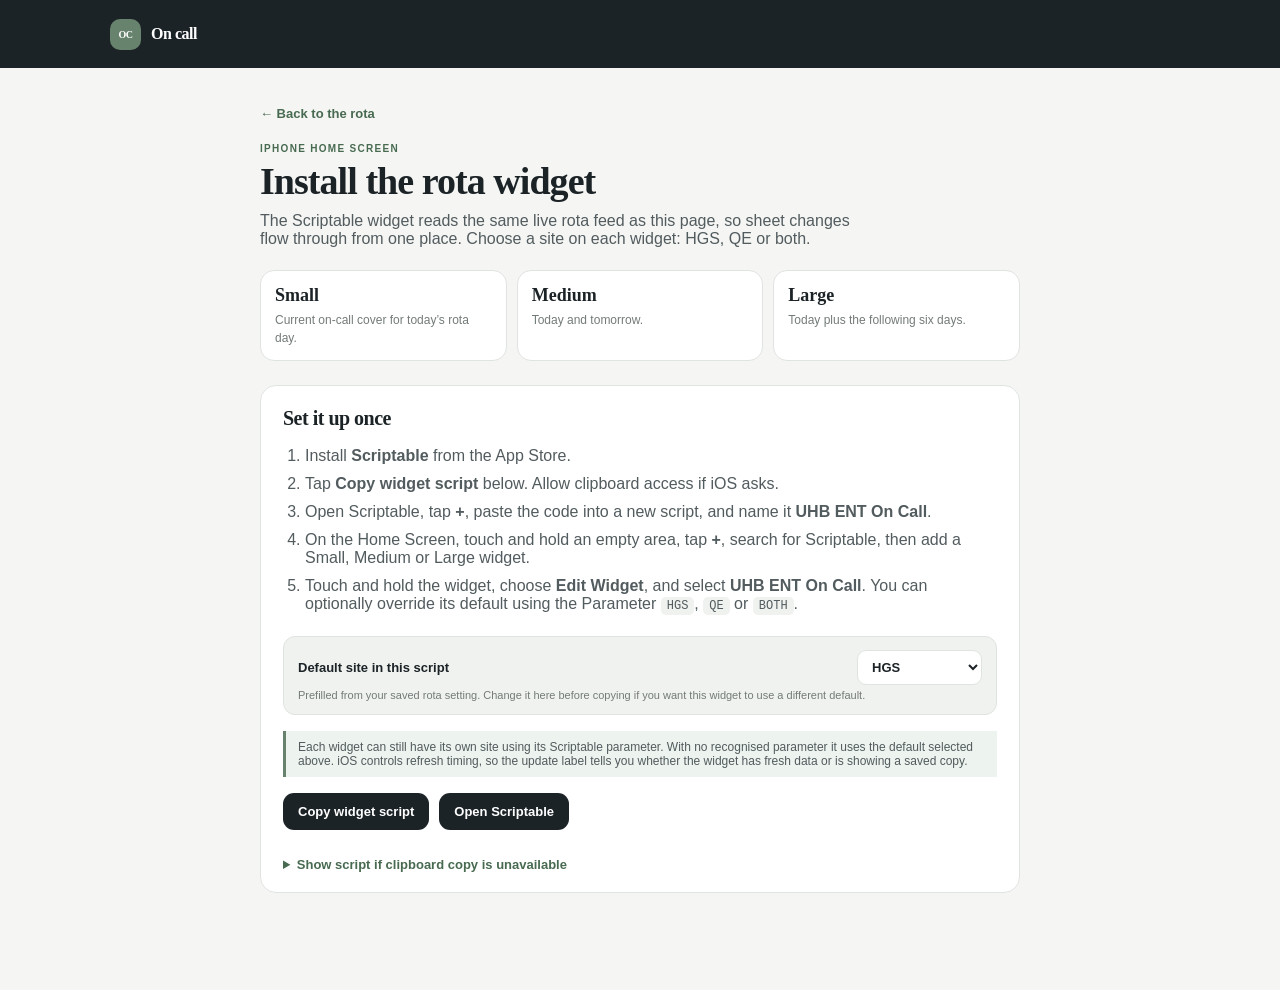
<file: on-call-dashboard/widget-setup.html>
<!doctype html>
<html lang="en-GB">
<head>
  <meta charset="utf-8">
  <meta name="viewport" content="width=device-width, initial-scale=1, viewport-fit=cover">
  <meta name="theme-color" content="#0f1517">
  <meta name="robots" content="noindex, nofollow, noarchive, nosnippet, noimageindex">
  <meta name="googlebot" content="noindex, nofollow, noarchive, nosnippet, noimageindex">
  <meta name="bingbot" content="noindex, nofollow, noarchive, nosnippet, noimageindex">
  <link rel="manifest" href="./manifest.webmanifest">
  <link rel="apple-touch-icon" href="./icons/apple-touch-icon.png">
  <link rel="stylesheet" href="./styles.css">
  <title>Install the iPhone widget · UHB ENT On Call</title>
  <style>
    .guide{width:min(100% - 40px,760px);margin:0 auto;padding:36px 0 54px}
    .guide .back{display:inline-block;margin-bottom:22px;color:var(--teal-dark);font-size:13px;font-weight:700;text-decoration:none}
    .guide h1{margin-bottom:10px}.guide-intro{max-width:610px;color:var(--ink-soft)}
    .sizes{display:grid;grid-template-columns:repeat(3,1fr);gap:10px;margin:22px 0}
    .size{border:1px solid var(--line);border-radius:14px;padding:14px;background:var(--paper)}
    .size strong{display:block;margin-bottom:4px;color:var(--navy);font-family:var(--serif);font-size:18px}
    .size span{color:var(--muted);font-size:12px}
    .steps{margin:24px 0;padding:20px 22px;border:1px solid var(--line);border-radius:16px;background:var(--paper)}
    .steps h2{font-size:20px;margin-bottom:12px}.steps ol{margin:0;padding-left:22px}.steps li{padding:5px 0;color:var(--ink-soft)}
    .copy-row{display:flex;gap:10px;align-items:center;margin-top:16px}
    .copy-button,.open-scriptable{border:0;border-radius:11px;padding:11px 15px;background:var(--nav-bg);color:var(--nav-fg);font-size:13px;font-weight:700;text-decoration:none;cursor:pointer}
    .copy-state{min-height:1.3em;color:var(--muted);font-size:12px}
    .parameter{display:inline-block;padding:2px 6px;border-radius:5px;background:var(--tint);font-family:var(--mono);font-size:12px}
    .manual{margin-top:12px}.manual summary{color:var(--teal-dark);font-size:13px;font-weight:700;cursor:pointer}
    .manual textarea{display:block;width:100%;min-height:180px;margin-top:10px;border:1px solid var(--line);border-radius:10px;padding:10px;background:var(--paper);color:var(--ink);font:11px/1.4 var(--mono)}
    .note{border-left:3px solid var(--teal);padding:9px 12px;background:var(--teal-wash);color:var(--ink-soft);font-size:12px}
    .default-choice{display:grid;grid-template-columns:auto 1fr;gap:4px 14px;align-items:center;margin:16px 0;padding:13px 14px;border:1px solid var(--line);border-radius:12px;background:var(--tint)}
    .default-choice label{color:var(--ink);font-size:13px;font-weight:700}.default-choice select{justify-self:end;min-width:112px;border:1px solid var(--line);border-radius:9px;padding:8px 30px 8px 10px;background:var(--paper);color:var(--ink);font:700 13px var(--sans)}
    .default-choice span{grid-column:1/-1;color:var(--muted);font-size:11px}
    @media(max-width:560px){.sizes{grid-template-columns:1fr}.size{padding:11px 13px}.guide{padding-top:25px}.copy-row{align-items:stretch;flex-direction:column}.copy-button,.open-scriptable{text-align:center}}
  </style>
  <script>(function(){try{var t=localStorage.getItem('oncall:theme');if(t==='light'||t==='dark')document.documentElement.dataset.theme=t}catch(e){}})();</script>
</head>
<body>
  <div class="app-shell">
    <header class="topbar"><a class="brand" href="./"><span class="brand-mark" aria-hidden="true">OC</span><span>On call</span></a></header>
    <main class="guide">
      <a class="back" href="./">← Back to the rota</a>
      <p class="eyebrow">IPHONE HOME SCREEN</p>
      <h1>Install the rota widget</h1>
      <p class="guide-intro">The Scriptable widget reads the same live rota feed as this page, so sheet changes flow through from one place. Choose a site on each widget: HGS, QE or both.</p>
      <div class="sizes" aria-label="Widget sizes">
        <div class="size"><strong>Small</strong><span>Current on-call cover for today’s rota day.</span></div>
        <div class="size"><strong>Medium</strong><span>Today and tomorrow.</span></div>
        <div class="size"><strong>Large</strong><span>Today plus the following six days.</span></div>
      </div>
      <section class="steps">
        <h2>Set it up once</h2>
        <ol>
          <li>Install <strong>Scriptable</strong> from the App Store.</li>
          <li>Tap <strong>Copy widget script</strong> below. Allow clipboard access if iOS asks.</li>
          <li>Open Scriptable, tap <strong>+</strong>, paste the code into a new script, and name it <strong>UHB ENT On Call</strong>.</li>
          <li>On the Home Screen, touch and hold an empty area, tap <strong>+</strong>, search for Scriptable, then add a Small, Medium or Large widget.</li>
          <li>Touch and hold the widget, choose <strong>Edit Widget</strong>, and select <strong>UHB ENT On Call</strong>. You can optionally override its default using the Parameter <span class="parameter">HGS</span>, <span class="parameter">QE</span> or <span class="parameter">BOTH</span>.</li>
        </ol>
        <div class="default-choice"><label for="widget-default">Default site in this script</label><select id="widget-default"><option value="HGS">HGS</option><option value="QE">QE</option><option value="BOTH">Both sites</option></select><span>Prefilled from your saved rota setting. Change it here before copying if you want this widget to use a different default.</span></div>
        <p class="note">Each widget can still have its own site using its Scriptable parameter. With no recognised parameter it uses the default selected above. iOS controls refresh timing, so the update label tells you whether the widget has fresh data or is showing a saved copy.</p>
        <div class="copy-row"><button id="copy-script" class="copy-button" type="button">Copy widget script</button><a class="open-scriptable" href="scriptable:///">Open Scriptable</a></div>
        <p id="copy-state" class="copy-state" aria-live="polite"></p>
        <details class="manual"><summary>Show script if clipboard copy is unavailable</summary><textarea id="script-code" readonly aria-label="Scriptable widget code" placeholder="Loading widget script…"></textarea></details>
      </section>
    </main>
  </div>
<script>
(() => {
  const button = document.getElementById('copy-script');
  const state = document.getElementById('copy-state');
  const area = document.getElementById('script-code');
  const defaultSite = document.getElementById('widget-default');
  let source = '';
  try {
    const saved = JSON.parse(localStorage.getItem('oncall:display-settings') || 'null');
    const preferred = ['HGS', 'QE', 'BOTH'].includes(saved?.lookaheadFilter) ? saved.lookaheadFilter : saved?.first;
    if (['HGS', 'QE', 'BOTH'].includes(preferred)) defaultSite.value = preferred;
  } catch {}
  async function getCode() {
    if (!source) {
      const response = await fetch('./widget.js', { cache: 'no-store' });
      if (!response.ok) throw new Error('Could not load the widget script.');
      source = (await response.text()).replace("'__ROTA_APP_URL__'", JSON.stringify(new URL('./', location.href).href));
    }
    const code = source.replace("'__DEFAULT_SITE__'", JSON.stringify(defaultSite.value));
    area.value = code;
    return code;
  }
  defaultSite.addEventListener('change', () => { if (source) getCode(); });
  button.addEventListener('click', async () => {
    button.disabled = true; state.textContent = 'Preparing script…';
    try {
      const text = await getCode();
      await navigator.clipboard.writeText(text);
      state.textContent = `Copied with ${defaultSite.options[defaultSite.selectedIndex].text} as its default.`;
    } catch (error) {
      try { await getCode(); area.closest('details').open = true; area.focus(); area.select(); state.textContent = 'Select and copy the script below.'; }
      catch { state.textContent = 'Could not load the script. Refresh this page and try again.'; }
    } finally { button.disabled = false; }
  });
})();
</script>
</body>
</html>
</file>
<file: on-call-dashboard/styles.css>
:root {
  color-scheme: light;
  --ink: #1c2327;
  --ink-soft: #525b5e;
  --muted: #737b78;
  --line: #dfe4e1;
  --paper: #ffffff;
  --canvas: #f5f6f4;
  --navy: #1c2327;
  --nav-bg: #1c2327;
  --nav-fg: #ffffff;
  --teal: #67836d;
  --teal-dark: #486a50;
  --teal-wash: #edf3ee;
  --blue-wash: #f0f2f1;
  --amber: #52625a;
  --amber-wash: #eef2ef;
  --tint: #f0f2ef;
  --surface-soft: #fbfcfb;
  --weekend: #f1f3f0;
  --hover: #f6f8f6;
  --shadow: 0 10px 26px rgba(28, 35, 39, .045);
  --serif: 'Source Serif 4', Georgia, serif;
  --sans: Inter, -apple-system, BlinkMacSystemFont, 'Segoe UI', sans-serif;
  --mono: 'IBM Plex Mono', ui-monospace, monospace;
  font-family: var(--sans);
  font-synthesis: none;
  text-rendering: optimizeLegibility;
}

:root[data-theme="dark"] {
  color-scheme: dark;
  --ink: #eee; --ink-soft: #c6cbc7; --muted: #a9b0ad; --line: #354047;
  --paper: #1a2125; --canvas: #12171a; --navy: #f0f2ee; --nav-bg: #0d1215; --nav-fg: #f0f2ee;
  --teal: #a5c0a9; --teal-dark: #a5c0a9; --teal-wash: #24312a;
  --blue-wash: #252d31; --amber: #d9e0db; --amber-wash: #252d31;
  --tint: #232c31; --surface-soft: #20282c; --weekend: #222a2e; --hover: #232c31;
  --shadow: 0 10px 28px rgba(0, 0, 0, .18);
}

@media (prefers-color-scheme: dark) {
  :root:not([data-theme="light"]):not([data-theme="dark"]) {
    color-scheme: dark;
    --ink: #eee; --ink-soft: #c6cbc7; --muted: #a9b0ad; --line: #354047;
    --paper: #1a2125; --canvas: #12171a; --navy: #f0f2ee; --nav-bg: #0d1215; --nav-fg: #f0f2ee;
    --teal: #a5c0a9; --teal-dark: #a5c0a9; --teal-wash: #24312a;
    --blue-wash: #252d31; --amber: #d9e0db; --amber-wash: #252d31;
    --tint: #232c31; --surface-soft: #20282c; --weekend: #222a2e; --hover: #232c31;
    --shadow: 0 10px 28px rgba(0, 0, 0, .18);
  }
}

* { box-sizing: border-box; }

body {
  min-width: 320px;
  min-height: 100vh;
  margin: 0;
  background: var(--canvas);
  color: var(--ink);
}

button, input { font: inherit; }
button { color: inherit; }
[hidden] { display: none !important; }

.app-shell { min-height: 100vh; padding-bottom: max(20px, env(safe-area-inset-bottom)); }
.topbar {
  height: 68px;
  display: flex;
  align-items: center;
  justify-content: space-between;
  padding: 0 max(24px, calc((100vw - 1060px) / 2));
  background: var(--nav-bg);
  color: var(--nav-fg);
}
@media (display-mode: standalone) {
  .topbar { height: calc(68px + env(safe-area-inset-top, 0px)); padding-top: env(safe-area-inset-top, 0px); }
}
.brand { display: inline-flex; gap: 10px; align-items: center; color: var(--nav-fg); text-decoration: none; font-family: var(--serif); font-weight: 800; letter-spacing: -.03em; }
.brand-mark { width: 31px; height: 31px; border-radius: 10px; display: grid; place-items: center; background: var(--teal); color: #fff; font-size: 10px; letter-spacing: -.04em; }
.topbar-actions { display: flex; gap: 14px; align-items: center; }
.network-state { max-width: 48vw; overflow: hidden; color: inherit; opacity: .76; font-size: 12px; text-overflow: ellipsis; white-space: nowrap; }
.install-button, .theme-button { border: 1px solid rgba(240, 242, 238, .52); border-radius: 999px; padding: 7px 11px; background: transparent; color: #f0f2ee; font-size: 12px; font-weight: 600; cursor: pointer; }
.install-button:hover, .theme-button:hover { background: rgba(240, 242, 238, .12); }
.install-button:focus-visible, .theme-button:focus-visible, .view-tab:focus-visible, .site-filter button:focus-visible { outline: 2px solid var(--teal-dark); outline-offset: 2px; }

main { width: min(100% - 40px, 920px); margin: 0 auto; }
.intro { display: flex; align-items: end; justify-content: space-between; gap: 20px; padding: 43px 0 27px; }
.eyebrow { margin: 0 0 8px; color: var(--teal-dark); font-size: 10px; font-weight: 700; letter-spacing: .13em; }
h1, h2, h3, p { margin-top: 0; }
h1, h2, h3 { font-family: var(--serif); letter-spacing: -.025em; }
h1 { margin-bottom: 8px; color: var(--navy); font-size: clamp(29px, 5vw, 38px); line-height: 1.05; }
.today-label { margin-bottom: 0; color: var(--ink-soft); font-size: 14px; }
.updated-pill { display: inline-flex; gap: 8px; align-items: center; margin-bottom: 2px; border: 1px solid var(--line); border-radius: 999px; padding: 8px 12px; background: var(--paper); color: var(--ink-soft); font-size: 11px; white-space: nowrap; }
.live-dot { width: 7px; height: 7px; border-radius: 50%; background: var(--teal); box-shadow: 0 0 0 3px var(--teal-wash); }
.updated-pill.is-stale .live-dot { background: #78837d; box-shadow: 0 0 0 3px var(--tint); }

.view-switch { display: flex; gap: 4px; width: fit-content; margin-bottom: 22px; border: 1px solid var(--line); border-radius: 14px; padding: 4px; background: var(--tint); }
.view-tab { min-width: 112px; border: 0; border-radius: 10px; padding: 10px 16px; background: transparent; color: var(--ink-soft); font-size: 13px; font-weight: 700; cursor: pointer; }
.view-tab.is-active { background: var(--paper); color: var(--navy); box-shadow: 0 2px 7px rgba(17, 47, 72, .06); }
.view-panel { padding-bottom: 40px; }
.section-heading { display: flex; align-items: end; justify-content: space-between; gap: 16px; margin-bottom: 15px; }
.section-heading .eyebrow { margin-bottom: 4px; }
h2 { margin-bottom: 0; color: var(--navy); font-size: 23px; line-height: 1.2; }
.refresh-button { display: inline-flex; align-items: center; gap: 7px; border: 1px solid var(--line); border-radius: 11px; padding: 8px 11px; background: var(--paper); color: var(--ink-soft); font-size: 12px; font-weight: 700; cursor: pointer; }
.refresh-button span:first-child { color: var(--teal); font-size: 18px; line-height: 12px; }
.refresh-button:disabled { opacity: .55; cursor: wait; }

.rota-list { display: grid; gap: 13px; }
.trust-card { overflow: hidden; border: 1px solid var(--line); border-radius: 17px; background: var(--paper); box-shadow: var(--shadow); }
.trust-toggle { width: 100%; display: flex; align-items: center; gap: 13px; border: 0; padding: 17px 19px; background: var(--paper); text-align: left; cursor: pointer; }
.trust-toggle:hover { background: var(--hover); }
.trust-emblem { flex: 0 0 38px; width: 38px; height: 38px; display: grid; place-items: center; border-radius: 12px; background: var(--blue-wash); color: var(--ink-soft); font-family: var(--sans); font-size: 11px; font-weight: 800; }
.trust-card[data-trust="HGS"] .trust-emblem { background: var(--teal-wash); color: var(--teal-dark); }
.trust-title-wrap { min-width: 0; flex: 1; }
.trust-title { display: block; color: var(--navy); font-family: var(--serif); font-size: 17px; font-weight: 600; letter-spacing: -.015em; }
.trust-summary { display: block; max-width: 100%; margin-top: 3px; overflow: hidden; color: var(--muted); font-size: 11px; text-overflow: ellipsis; white-space: nowrap; }
.trust-chevron { color: var(--muted); font-size: 19px; transition: transform .18s ease; }
.trust-card.is-collapsed .trust-chevron { transform: rotate(-90deg); }
.trust-card.is-collapsed .trust-toggle { gap: 10px; padding-top: 12px; padding-bottom: 12px; }
.trust-header-primary { min-width: 0; flex: 1; display: flex; align-items: center; gap: 13px; }
.trust-collapsed-summary { display: none; }
.trust-card.is-collapsed .trust-header-primary { display: none; }
.trust-card.is-collapsed .trust-collapsed-summary { min-width: 0; flex: 1; display: grid; grid-template-columns: 35px minmax(0, 1fr) minmax(0, 1fr); gap: 8px; align-items: center; }
.collapsed-site { color: var(--ink-soft); font-size: 11px; font-weight: 800; }
.collapsed-role { min-width: 0; display: grid; gap: 2px; }
.collapsed-role-label { color: var(--muted); font-size: 8px; font-weight: 800; letter-spacing: .045em; line-height: 1; text-transform: uppercase; }
.collapsed-role-name { display: block; overflow-wrap: anywhere; color: var(--ink); font-family: var(--serif); font-size: 14px; font-weight: 600; line-height: 1.12; }
.trust-body { border-top: 1px solid var(--line); padding: 17px 19px 19px; }
.trust-card.is-collapsed .trust-body { display: none; }
.role-grid { display: grid; grid-template-columns: repeat(2, minmax(0, 1fr)); gap: 10px; }
.role-card { min-width: 0; border: 1px solid var(--line); border-radius: 13px; padding: 12px 13px; background: var(--surface-soft); }
.role-label { margin-bottom: 7px; color: var(--muted); font-size: 10px; font-weight: 700; letter-spacing: .08em; text-transform: uppercase; }
.role-period { display: block; margin-top: 3px; color: var(--muted); font-family: var(--mono); font-size: 10px; font-weight: 400; letter-spacing: 0; }
.role-assignment + .role-assignment { margin-top: 10px; border-top: 1px solid var(--line); padding-top: 8px; }
.role-assignment-label { margin: 0 0 5px; color: var(--ink-soft); font-size: 11px; }
.role-assignment-label, .snapshot-assignment-label { text-transform: capitalize; }
.role-name { margin-bottom: 0; color: var(--ink); font-family: var(--serif); font-size: 18px; font-weight: 400; line-height: 1.25; overflow-wrap: anywhere; }
.role-empty { color: var(--muted); font-size: 13px; font-weight: 500; }
.handover-note { display: block; margin-top: 5px; color: var(--ink-soft); font-size: 11px; font-weight: 500; }
.no-source { display: flex; gap: 10px; align-items: flex-start; border: 1px dashed var(--line); border-radius: 12px; padding: 14px; color: var(--ink-soft); font-size: 13px; line-height: 1.5; }
.no-source-icon { color: var(--amber); font-size: 17px; }
.empty-day { border: 1px dashed var(--line); border-radius: 15px; padding: 25px; background: var(--paper); color: var(--ink-soft); text-align: center; }
.empty-day strong { display: block; margin-bottom: 6px; color: var(--navy); font-family: Manrope, sans-serif; font-size: 15px; }
.error-banner { margin-bottom: 13px; border: 1px solid var(--line); border-radius: 12px; padding: 11px 13px; background: var(--amber-wash); color: var(--ink-soft); font-size: 12px; line-height: 1.5; }
.fallback-banner { margin-bottom: 13px; border: 1px solid var(--line); border-radius: 12px; padding: 9px 12px; background: var(--surface-soft); color: var(--muted); font-size: 11px; line-height: 1.45; }

.month-heading { align-items: end; }
.search-box { width: min(100%, 280px); display: flex; align-items: center; gap: 8px; border: 1px solid var(--line); border-radius: 12px; padding: 0 10px; background: var(--paper); color: var(--muted); }
.search-box:focus-within { border-color: var(--teal); box-shadow: 0 0 0 3px rgba(104,131,109,.13); }
.search-icon { font-size: 23px; line-height: 1; transform: rotate(-20deg); }
.search-box input { min-width: 0; flex: 1; border: 0; outline: 0; padding: 11px 0; background: transparent; color: var(--ink); font-size: 12px; }
.search-box input::placeholder { color: #91a1ad; }
.clear-search { width: 23px; height: 23px; border: 0; border-radius: 50%; background: #eff3f5; color: var(--ink-soft); font-size: 17px; line-height: 1; cursor: pointer; }
.month-caption { margin: 0 0 10px; color: var(--muted); font-size: 11px; }
.month-calendar { position: relative; border: 1px solid var(--line); border-radius: 17px; padding: 12px; background: var(--paper); box-shadow: var(--shadow); }
.calendar-month-nav { display: flex; align-items: center; justify-content: space-between; margin: 0 1px 8px; }
.calendar-month-label { display: inline-flex; align-items: center; gap: 4px; border: 0; border-radius: 8px; padding: 5px 8px; background: transparent; color: var(--navy); font-family: Manrope, sans-serif; font-size: 14px; font-weight: 800; letter-spacing: -.02em; cursor: pointer; }
.calendar-month-label:hover, .calendar-month-label[aria-expanded="true"] { background: var(--teal-wash); }
.calendar-month-chevron { color: var(--muted); font-size: 14px; transition: transform .15s ease; }
.calendar-month-label[aria-expanded="true"] .calendar-month-chevron { transform: rotate(180deg); }
.calendar-month-picker { position: absolute; z-index: 5; top: 54px; left: 50%; width: min(320px, calc(100% - 18px)); transform: translateX(-50%); border: 1px solid var(--line); border-radius: 18px; padding: 14px; background: var(--paper); box-shadow: 0 14px 38px rgba(17, 26, 30, .2); color: var(--ink); }
.calendar-picker-head { display: flex; align-items: center; justify-content: space-between; gap: 10px; margin-bottom: 12px; color: var(--ink-soft); font-size: 11px; font-weight: 700; }
.calendar-year-select { min-width: 92px; border: 1px solid var(--line); border-radius: 9px; padding: 7px 25px 7px 9px; background: var(--surface-soft); color: var(--ink); font: 700 13px var(--sans); }
.calendar-month-options { display: grid; grid-template-columns: repeat(3, minmax(0, 1fr)); gap: 7px; }
.calendar-month-option { min-height: 37px; border: 1px solid transparent; border-radius: 10px; background: var(--surface-soft); color: var(--ink-soft); font-size: 12px; font-weight: 650; cursor: pointer; }
.calendar-month-option:hover:not(:disabled) { border-color: var(--teal); background: var(--teal-wash); color: var(--ink); }
.calendar-month-option:disabled { opacity: .35; cursor: default; }
.calendar-month-option.is-current { box-shadow: inset 0 0 0 1px var(--teal-dark); color: var(--teal-dark); }
.calendar-month-option.is-selected { background: var(--teal-dark); color: var(--paper); }
.calendar-month-option.is-current.is-selected { box-shadow: inset 0 0 0 1px var(--teal-dark); }
.calendar-picker-actions { display: flex; justify-content: space-between; margin-top: 12px; border-top: 1px solid var(--line); padding-top: 10px; }
.calendar-picker-actions button { border: 0; border-radius: 8px; padding: 7px 10px; background: transparent; color: var(--teal-dark); font-size: 12px; font-weight: 700; cursor: pointer; }
.calendar-picker-actions button:hover { background: var(--teal-wash); }
.calendar-picker-actions .calendar-picker-close { color: var(--ink-soft); }
.calendar-nav-button { width: 32px; height: 32px; border: 1px solid var(--line); border-radius: 10px; background: var(--paper); color: var(--ink-soft); font-size: 23px; line-height: 1; cursor: pointer; }
.calendar-nav-button:hover:not(:disabled) { border-color: var(--teal); background: var(--teal-wash); color: var(--teal-dark); }
.calendar-nav-button:disabled { opacity: .35; cursor: default; }
.calendar-weekdays, .calendar-grid { display: grid; grid-template-columns: repeat(7, minmax(0, 1fr)); gap: 5px; }
.calendar-weekdays { margin-bottom: 5px; color: var(--muted); text-align: center; font-size: 10px; font-weight: 800; }
.calendar-weekdays span { padding: 5px 0; }
.calendar-day { position: relative; aspect-ratio: 1; display: grid; place-items: center; border: 1px solid transparent; border-radius: 11px; background: var(--surface-soft); color: var(--ink); font-size: 13px; font-weight: 650; cursor: pointer; transition: background .15s, border-color .15s, opacity .15s; }
.calendar-day.is-weekend { background: var(--weekend); }
.calendar-day:hover:not(:disabled) { border-color: #a8d6d2; background: var(--teal-wash); }
.calendar-day.is-selected { border-color: var(--teal); background: var(--teal); color: white; box-shadow: 0 3px 8px rgba(13,141,138,.2); }
.calendar-day.is-today:not(.is-selected) { border-color: #7bbdb8; color: var(--teal-dark); font-weight: 850; }
.calendar-day.is-outside { color: var(--muted); background: var(--surface-soft); }
.calendar-day.is-unavailable { opacity: .35; }
.calendar-day.is-search-dim { opacity: .27; }
.calendar-day:disabled { cursor: default; }
.calendar-dot { position: absolute; bottom: 5px; left: calc(50% - 2px); width: 4px; height: 4px; border-radius: 50%; background: var(--teal); }
.calendar-day.is-selected .calendar-dot { background: white; }
.calendar-day.is-selected, .calendar-day.is-selected.is-weekend { background: var(--teal-dark); color: #fff; }
.calendar-day.is-today:not(.is-selected) { box-shadow: inset 0 0 0 1px var(--teal); }
.search-results { display: grid; gap: 5px; margin: 0 0 14px; }
.search-result { display: grid; grid-template-columns: 90px minmax(0, 1fr); gap: 10px; align-items: center; width: 100%; border: 1px solid var(--line); border-radius: 10px; padding: 9px 11px; background: var(--paper); text-align: left; cursor: pointer; }
.search-result:hover { border-color: var(--teal); }
.search-result.is-weekend { background: var(--weekend); }
.search-result-date { color: var(--ink-soft); font-family: var(--mono); font-size: 11px; }
.search-result-roles { min-width: 0; color: var(--ink); font-size: 12px; overflow-wrap: anywhere; }
.search-trust { display: block; }
.search-result-count { margin: 0 0 2px; color: var(--muted); font-size: 11px; }
mark { border-radius: 3px; padding: 0 2px; background: #edf3ee; color: var(--ink); }
:root[data-theme="dark"] mark { background: #f4f5f3; color: #161d20; }
@media (prefers-color-scheme: dark) { :root:not([data-theme="light"]) mark { background: #f4f5f3; color: #161d20; } }
.search-result-more { justify-self: start; border: 0; padding: 7px 0; background: transparent; color: var(--teal-dark); font-size: 12px; font-weight: 700; cursor: pointer; }
.current-snapshot { margin: 0 0 17px; border-radius: 13px; padding: 13px; background: var(--tint); }
.snapshot-heading { display: flex; align-items: baseline; justify-content: space-between; gap: 10px; margin-bottom: 10px; color: var(--teal-dark); font-size: 12px; font-weight: 700; }
.snapshot-heading time { color: var(--muted); font-family: var(--mono); font-size: 11px; font-weight: 400; }
.snapshot-roles { display: grid; grid-template-columns: repeat(2, minmax(0, 1fr)); gap: 10px; }
.snapshot-role-group { min-width: 0; border-radius: 10px; padding: 10px; background: var(--paper); }
.snapshot-group-title { margin: 0 0 8px; color: var(--muted); font-size: 10px; font-weight: 700; letter-spacing: .06em; text-transform: uppercase; }
.snapshot-assignment + .snapshot-assignment { margin-top: 9px; border-top: 1px solid var(--line); padding-top: 8px; }
.snapshot-assignment-label { margin: 0 0 3px; color: var(--ink-soft); font-size: 10px; }
.snapshot-role-name { margin: 0; color: var(--ink); font-family: var(--serif); font-size: 18px; line-height: 1.2; overflow-wrap: anywhere; }
.snapshot-role-until { margin: 5px 0 0; color: var(--teal-dark); font-size: 11px; }
.snapshot-empty { margin: 0; }
.handover-card { display: grid; gap: 3px; margin-top: 11px; border-top: 1px solid var(--line); padding-top: 9px; color: var(--ink-soft); font-size: 11px; }
.handover-card strong { color: var(--ink); font-weight: 700; }
.full-rota-label { margin: 0 0 9px; color: var(--muted); font-family: var(--mono); font-size: 10px; letter-spacing: .04em; text-transform: uppercase; }
.trust-glance { display: block; margin-top: 4px; color: var(--ink-soft); font-size: 11px; font-weight: 400; }
.date-selection { margin-top: 8px; border-top: 1px solid var(--line); }
.date-selection-toggle, .next-days-toggle { width: 100%; display: flex; align-items: center; justify-content: space-between; border: 0; padding: 14px 1px 10px; background: transparent; color: var(--navy); text-align: left; font-family: var(--serif); font-size: 17px; font-weight: 600; cursor: pointer; }
.date-selection-toggle .trust-chevron, .next-days-toggle .trust-chevron { transition: transform .18s ease; }
.date-selection-toggle.is-open .trust-chevron, .next-days-toggle.is-open .trust-chevron { transform: rotate(180deg); }
.month-search-box { width: 100%; margin-bottom: 10px; }
.selected-day { margin-top: 15px; }
.selected-date-nav { display: flex; align-items: center; gap: 11px; margin-bottom: 10px; }
.selected-date-title { flex: 1; margin: 0; color: var(--navy); font-family: Manrope, sans-serif; font-size: 17px; font-weight: 800; letter-spacing: -.025em; }
.selected-date-nav .calendar-nav-button { flex: 0 0 32px; }
.month-rota-list { display: grid; gap: 11px; }
.next-days { margin-top: 13px; border-top: 1px solid var(--line); }
.site-filter { display: inline-flex; gap: 3px; margin: 1px 0 10px; border: 1px solid var(--line); border-radius: 10px; padding: 3px; background: var(--surface-soft); }
.site-filter button { min-width: 48px; border: 0; border-radius: 7px; padding: 6px 10px; background: transparent; color: var(--ink-soft); font-size: 11px; font-weight: 700; cursor: pointer; }
.site-filter button.is-active { background: var(--teal-dark); color: var(--paper); }
.site-filter button:focus-visible, .next-days-card:focus-visible { outline: 2px solid var(--teal); outline-offset: 2px; }
.next-days-list { display: grid; gap: 6px; }
.next-days-card { width: 100%; min-width: 0; overflow: hidden; border: 1px solid var(--line); border-radius: 11px; background: var(--paper); color: var(--ink); text-align: left; font: inherit; cursor: pointer; }
.next-days-card:hover { border-color: var(--teal); }
.next-days-card.is-selected { border-color: var(--teal-dark); box-shadow: inset 0 0 0 1px var(--teal-dark); }
.next-days-card.is-today .next-days-date-top, .next-days-card.is-today .next-days-date-side { color: var(--teal-dark); }
.next-days-card.is-weekend { background: var(--weekend); }
.next-days-date-top { display: block; border-bottom: 1px solid var(--line); padding: 6px 9px 5px; color: var(--ink); font-size: 11px; font-weight: 800; }
.next-days-columns, .next-days-site-row, .next-days-values { display: grid; gap: 7px; min-width: 0; }
.both-columns, .next-days-site-row { grid-template-columns: 38px minmax(0, 1fr) minmax(0, 1.08fr); }
.next-days-columns { padding: 4px 8px 2px; color: var(--muted); font-size: 9px; font-weight: 800; letter-spacing: .045em; text-transform: uppercase; }
.next-days-site-row { align-items: start; border-top: 1px solid color-mix(in srgb, var(--line) 55%, transparent); padding: 5px 8px; font-size: 11px; line-height: 1.25; }
.next-days-site { color: var(--ink-soft); font-size: 10px; font-weight: 800; }
.next-days-consultant, .next-days-registrar { min-width: 0; overflow-wrap: anywhere; font-size: 14px; line-height: 1.15; }
.next-days-single-content { min-width: 0; display: block; padding: 0 8px 5px; }
.single-columns, .next-days-values { grid-template-columns: minmax(0, 1fr) minmax(0, 1.05fr); }
.single-columns { padding: 5px 0 2px; }
.next-days-values { align-items: start; font-size: 14px; line-height: 1.15; }
.next-days-date-side { display: flex; flex-direction: column; justify-content: center; gap: 2px; border-right: 1px solid var(--line); padding: 6px 6px; color: var(--ink-soft); font-family: var(--mono); font-size: 10px; font-weight: 700; line-height: 1.2; }
.single-view { display: grid; grid-template-columns: 63px minmax(0, 1fr); }
.consultant-period { display: flex; flex-wrap: wrap; align-items: baseline; gap: 0 4px; min-width: 0; }
.consultant-period + .consultant-period { margin-top: 2px; }
.consultant-period-time, .consultant-shift-label { color: var(--muted); font-size: 9px; font-weight: 600; white-space: nowrap; }
.consultant-shift { display: block; }
.consultant-shift + .consultant-shift { margin-top: 2px; }
.registrar-divider { color: var(--muted); }
.lookahead-dash { color: var(--muted); }
.settings-dialog { width: min(420px, calc(100vw - 28px)); max-width: none; border: 1px solid var(--line); border-radius: 18px; padding: 21px; background: var(--paper); color: var(--ink); box-shadow: 0 18px 60px rgba(0, 0, 0, .22); }
.settings-dialog::backdrop { background: rgba(12, 19, 22, .48); backdrop-filter: blur(2px); }
.settings-head { display: flex; align-items: center; justify-content: space-between; gap: 12px; margin-bottom: 18px; }
.settings-head h2 { font-size: 21px; }
.dialog-close { width: 32px; height: 32px; border: 1px solid var(--line); border-radius: 50%; background: var(--surface-soft); color: var(--ink-soft); font-size: 21px; line-height: 1; cursor: pointer; }
.settings-field { display: grid; gap: 7px; margin-bottom: 17px; color: var(--ink-soft); font-size: 12px; font-weight: 650; }
.settings-field select { width: 100%; border: 1px solid var(--line); border-radius: 10px; padding: 10px; background: var(--surface-soft); color: var(--ink); }
.settings-fieldset { display: grid; gap: 11px; margin: 0 0 20px; border: 1px solid var(--line); border-radius: 12px; padding: 12px; color: var(--ink-soft); font-size: 12px; }
.settings-fieldset legend { padding: 0 5px; color: var(--ink-soft); font-size: 11px; font-weight: 700; }
.settings-fieldset label { display: flex; align-items: center; gap: 9px; }
.settings-fieldset input { accent-color: var(--teal-dark); }
.settings-actions { display: flex; justify-content: flex-end; gap: 8px; }
.settings-save, .settings-cancel { border: 1px solid var(--line); border-radius: 10px; padding: 9px 12px; font-size: 12px; font-weight: 700; cursor: pointer; }
.settings-save { border-color: var(--teal-dark); background: var(--teal-dark); color: #fff; }
.settings-cancel { background: var(--paper); color: var(--ink-soft); }
.no-results { padding: 28px 16px; border: 1px dashed #cfdae2; border-radius: 14px; color: var(--ink-soft); text-align: center; font-size: 13px; }

.footer { width: min(100% - 40px, 920px); display: flex; justify-content: space-between; gap: 12px; margin: 0 auto; border-top: 1px solid var(--line); padding: 15px 0 25px; color: var(--muted); font-size: 11px; }
.footer-actions { display: inline-flex; gap: 16px; align-items: center; }
.text-button { border: 0; padding: 0; background: transparent; color: var(--teal-dark); font-size: 11px; font-weight: 700; cursor: pointer; }
.sr-only { position: absolute; width: 1px; height: 1px; padding: 0; margin: -1px; overflow: hidden; clip: rect(0,0,0,0); white-space: nowrap; border: 0; }

@media (max-width: 620px) {
  .topbar { height: 60px; padding: 0 17px; }
  .network-state { max-width: 39vw; font-size: 10px; }
  .topbar-actions { gap: 7px; }
  .install-button, .theme-button { padding: 6px 8px; font-size: 10px; }
  .topbar-actions { gap: 5px; }
  .topbar .theme-button { padding: 6px 7px; }
  main { width: min(100% - 28px, 920px); }
  .intro { align-items: flex-start; flex-direction: column; gap: 14px; padding: 30px 0 21px; }
  .updated-pill { margin: 0; }
  .view-switch { width: 100%; margin-bottom: 17px; }
  .view-tab { min-width: 0; flex: 1; padding: 10px; }
  .section-heading { align-items: end; }
  .section-heading h2 { font-size: 21px; }
  .trust-toggle { padding: 14px; }
  .trust-body { padding: 13px 14px 15px; }
  .role-grid { gap: 8px; }
  .snapshot-roles { gap: 7px; }
  .snapshot-role-group { padding: 8px; }
  .snapshot-role-name { font-size: 15px; }
  .role-card { padding: 10px; }
  .role-name { font-size: 14px; }
  .month-heading { align-items: center; flex-direction: row; }
  .search-box { width: 100%; }
  .search-result { grid-template-columns: 68px minmax(0, 1fr); gap: 7px; padding: 8px; }
  .search-result-roles { font-size: 11px; }
  .both-columns, .next-days-site-row { grid-template-columns: 34px minmax(0, 1fr) minmax(0, 1.08fr); gap: 5px; }
  .single-view { grid-template-columns: 58px minmax(0, 1fr); }
  .next-days-single-content { padding-right: 6px; padding-left: 7px; }
  .next-days-date-side { padding-right: 4px; padding-left: 5px; font-size: 9px; }
  .next-days-values { gap: 5px; font-size: 14px; }
  .trust-card.is-collapsed .trust-collapsed-summary { grid-template-columns: 31px minmax(0, 1fr) minmax(0, 1fr); gap: 6px; }
  .collapsed-role-label { font-size: 7px; }
  .collapsed-role-name { font-size: 13px; }
  .month-calendar { padding: 9px; }
  .calendar-weekdays, .calendar-grid { gap: 4px; }
  .calendar-day { border-radius: 9px; font-size: 12px; }
  .calendar-dot { bottom: 4px; }
  .footer { width: min(100% - 28px, 920px); }
}

@media (max-width: 380px) {
  .role-grid { grid-template-columns: 1fr; }
  .calendar-weekdays, .calendar-grid { gap: 3px; }
  .calendar-day { border-radius: 8px; }
}

@media (display-mode: standalone) and (max-width: 620px) {
  .topbar { height: calc(60px + env(safe-area-inset-top, 0px)); padding-top: env(safe-area-inset-top, 0px); }
}

@media (prefers-reduced-motion: reduce) {
  *, *::before, *::after { scroll-behaviour: auto !important; transition-duration: .01ms !important; animation-duration: .01ms !important; }
}
</file>
